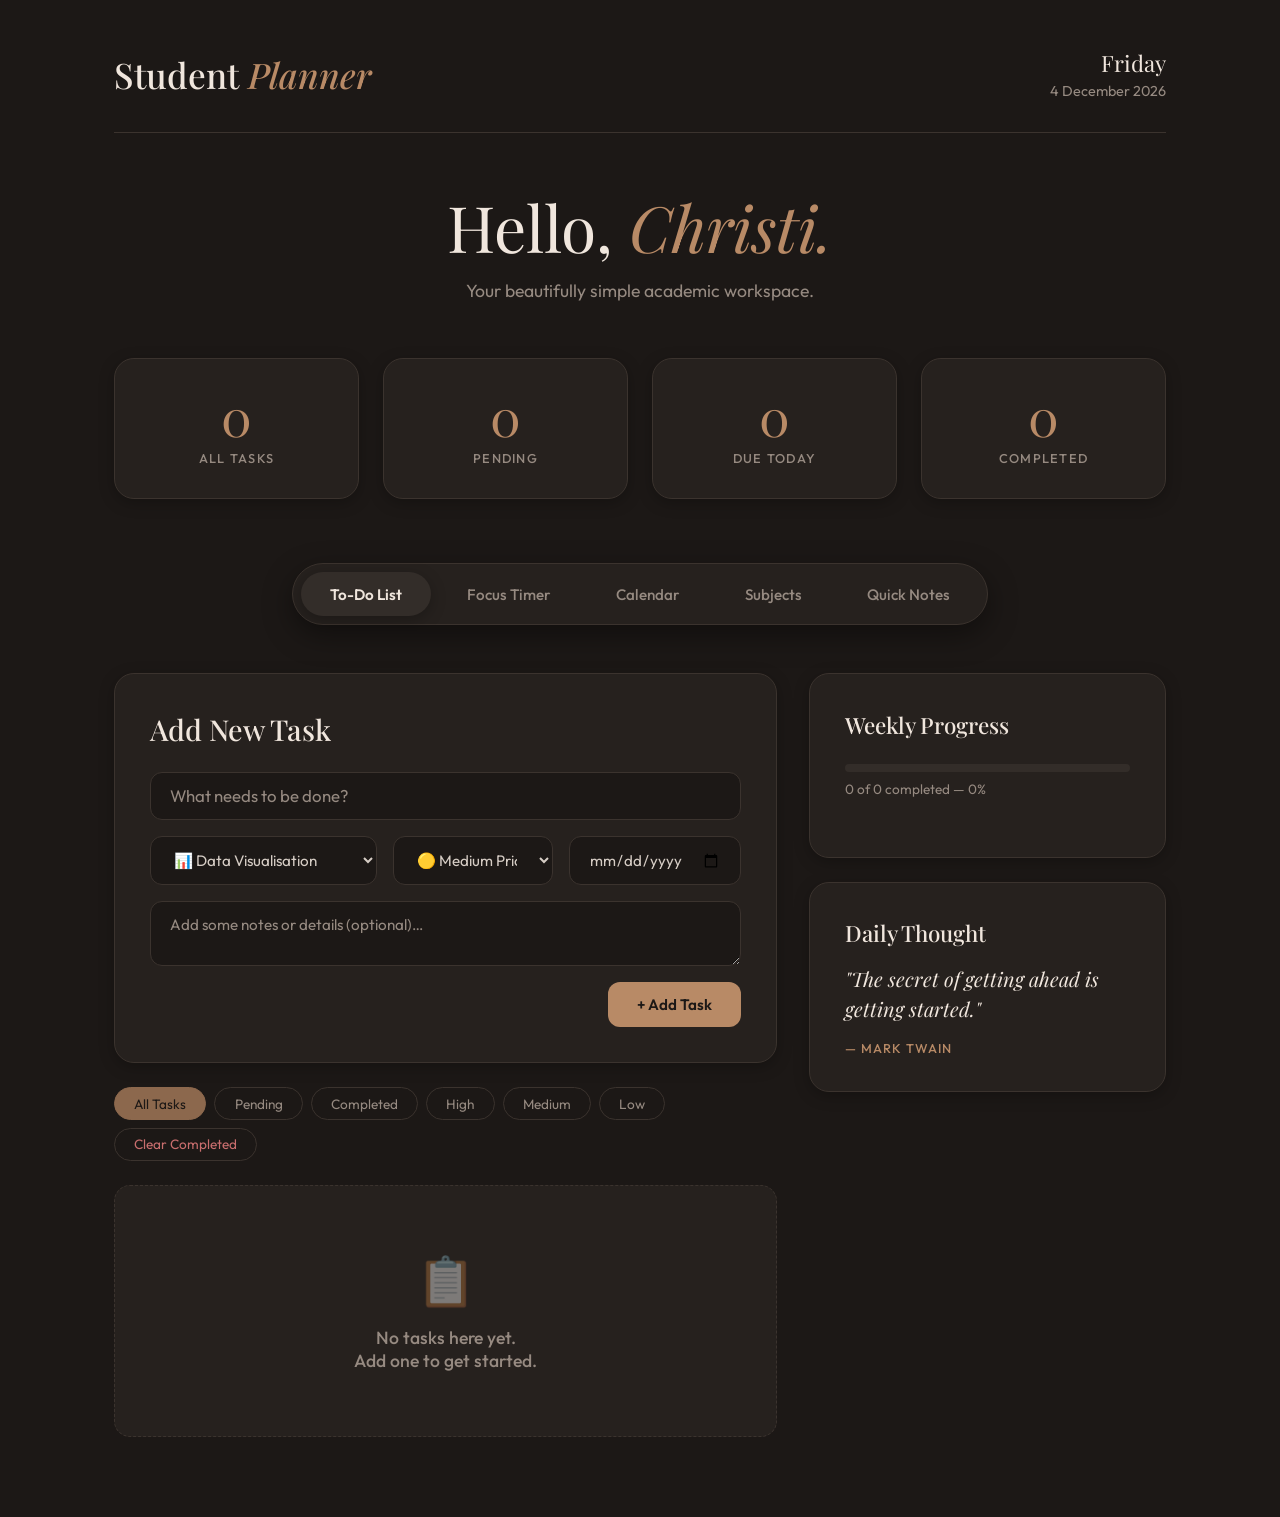
<file: index.html>
<!DOCTYPE html>
<html lang="en">
<head>
<meta charset="UTF-8"/>
<meta name="viewport" content="width=device-width, initial-scale=1.0"/>
<title>Christi's Student Planner</title>
<link href="https://fonts.googleapis.com/css2?family=Outfit:wght@300;400;500;600&family=Playfair+Display:ital,wght@0,400;0,500;0,600;1,400;1,500&display=swap" rel="stylesheet"/>
<style>
/* ══════════════════════════════════════════
   ROOT & RESET
══════════════════════════════════════════ */
:root {
  --bg-base: #1c1816;
  --bg-card: #26211e;
  --bg-element: #332d29;
  
  --accent: #b88a66;
  --accent-hover: #c99c77;
  --accent-muted: #8c684d;
  
  --text-heading: #f0e6dd;
  --text-main: #d6cdc5;
  --text-muted: #968a81;
  
  --border-color: #3b332e;
  
  --shadow-sm: 0 4px 15px rgba(0, 0, 0, 0.25);
  --shadow-md: 0 10px 30px rgba(0, 0, 0, 0.4);
  --radius: 20px;
}

*,*::before,*::after {
  box-sizing: border-box;
  margin: 0;
  padding: 0;
}
html { scroll-behavior: smooth; }
body {
  font-family: 'Outfit', sans-serif;
  color: var(--text-main);
  min-height: 100vh;
  /* Dark mocha study background with overlay */
  background-color: var(--bg-base);
  background-image: 
    linear-gradient(rgba(28, 24, 22, 0.94), rgba(28, 24, 22, 0.94)),
    url('https://images.unsplash.com/photo-1434030216411-0b793f4b4173?auto=format&fit=crop&w=2000&q=80');
  background-size: cover;
  background-position: center;
  background-attachment: fixed;
}

.wrapper {
  max-width: 1100px;
  margin: 0 auto;
  padding: 0 1.5rem 5rem;
}

/* ── HEADER ── */
header {
  display: flex;
  justify-content: space-between;
  align-items: center;
  padding: 3rem 0 2rem;
  border-bottom: 1px solid var(--border-color);
  margin-bottom: 3.5rem;
  animation: fadeInDown 0.6s ease both;
}
.brand {
  font-family: 'Playfair Display', serif;
  font-size: 2.2rem;
  font-weight: 500;
  color: var(--text-heading);
}
.brand em {
  font-style: italic;
  color: var(--accent);
}
.header-right { text-align: right; }
.date-big {
  font-family: 'Playfair Display', serif;
  font-size: 1.4rem;
  color: var(--text-heading);
}
.date-small {
  font-size: 0.9rem;
  color: var(--text-muted);
  margin-top: 4px;
}

/* ── HERO ── */
.hero {
  margin-bottom: 3.5rem;
  text-align: center;
  animation: fadeInUp 0.7s 0.1s ease both;
}
.hero-line {
  font-family: 'Playfair Display', serif;
  font-size: clamp(2.5rem, 5vw, 4rem);
  color: var(--text-heading);
  margin-bottom: 0.8rem;
  line-height: 1.2;
}
.hero-line em {
  font-style: italic;
  color: var(--accent);
}
.hero-sub {
  font-size: 1.1rem;
  color: var(--text-muted);
}

/* ── STATS ── */
.stats-row {
  display: grid;
  grid-template-columns: repeat(4, 1fr);
  gap: 1.5rem;
  margin-bottom: 4rem;
  animation: fadeInUp 0.7s 0.2s ease both;
}
@media(max-width: 768px){ .stats-row { grid-template-columns: repeat(2, 1fr); } }
.stat {
  background: var(--bg-card);
  border: 1px solid var(--border-color);
  border-radius: var(--radius);
  padding: 2rem 1.5rem;
  text-align: center;
  box-shadow: var(--shadow-sm);
  transition: transform 0.3s;
}
.stat:hover {
  transform: translateY(-4px);
  box-shadow: var(--shadow-md);
  border-color: var(--accent-muted);
}
.stat-num {
  font-family: 'Playfair Display', serif;
  font-size: 3.2rem;
  color: var(--accent);
  margin-bottom: 0.5rem;
  line-height: 1;
}
.stat-label {
  font-size: 0.8rem;
  text-transform: uppercase;
  letter-spacing: 0.1em;
  color: var(--text-muted);
  font-weight: 500;
}

/* ── TABS ── */
.tabs-wrap {
  display: flex;
  justify-content: center;
  margin-bottom: 3rem;
  position: sticky;
  top: 1rem;
  z-index: 100;
  animation: fadeInUp 0.7s 0.25s ease both;
}
.tabs {
  display: flex;
  gap: 0.5rem;
  background: var(--bg-card);
  padding: 0.5rem;
  border-radius: 100px;
  box-shadow: var(--shadow-md);
  border: 1px solid var(--border-color);
}
.tab {
  background: transparent;
  border: none;
  font-family: 'Outfit', sans-serif;
  font-size: 0.95rem;
  color: var(--text-muted);
  padding: 0.8rem 1.8rem;
  border-radius: 100px;
  cursor: pointer;
  transition: all 0.3s;
  font-weight: 500;
}
.tab:hover {
  color: var(--text-heading);
  background: rgba(255, 255, 255, 0.03);
}
.tab.active {
  background: var(--bg-element);
  color: var(--text-heading);
  font-weight: 600;
  box-shadow: var(--shadow-sm);
}

/* ── CARDS & PANELS ── */
.card {
  background: var(--bg-card);
  border: 1px solid var(--border-color);
  border-radius: var(--radius);
  padding: 2.2rem;
  box-shadow: var(--shadow-sm);
}
.card-title {
  font-family: 'Playfair Display', serif;
  font-size: 1.8rem;
  color: var(--text-heading);
  margin-bottom: 1.5rem;
  font-weight: 500;
  display: flex;
  align-items: center;
  gap: 0.8rem;
}

.panel { display: none; animation: fadeIn 0.4s ease both; }
.panel.active { display: block; }
@keyframes fadeIn { from { opacity: 0; transform: translateY(10px); } to { opacity: 1; transform: translateY(0); } }
@keyframes fadeInUp { from { opacity: 0; transform: translateY(20px); } to { opacity: 1; transform: translateY(0); } }
@keyframes fadeInDown { from { opacity: 0; transform: translateY(-20px); } to { opacity: 1; transform: translateY(0); } }

/* ── TODO PANEL ── */
.todo-grid {
  display: grid;
  grid-template-columns: 1.3fr 0.7fr;
  gap: 2rem;
}
@media(max-width: 900px){ .todo-grid { grid-template-columns: 1fr; } }

input, select, textarea {
  background: var(--bg-base);
  border: 1px solid var(--border-color);
  border-radius: 12px;
  padding: 0.8rem 1.2rem;
  font-family: 'Outfit', sans-serif;
  font-size: 0.95rem;
  color: var(--text-main);
  outline: none;
  width: 100%;
  transition: all 0.3s;
}
input:focus, select:focus, textarea:focus {
  border-color: var(--accent);
  background: var(--bg-element);
  box-shadow: 0 0 0 3px rgba(184, 138, 102, 0.15);
}
input::placeholder, textarea::placeholder { color: var(--text-muted); }
select option { background: var(--bg-element); color: var(--text-main); }
.form-row { display: flex; gap: 1rem; margin-bottom: 1rem; }
@media(max-width: 500px){ .form-row { flex-direction: column; gap: 0.5rem; } }

.btn-primary {
  background: var(--accent);
  color: var(--bg-base);
  border: none;
  border-radius: 12px;
  padding: 0.8rem 1.8rem;
  font-family: 'Outfit', sans-serif;
  font-size: 0.95rem;
  font-weight: 600;
  cursor: pointer;
  transition: all 0.3s;
  white-space: nowrap;
}
.btn-primary:hover {
  background: var(--accent-hover);
  transform: translateY(-2px);
  box-shadow: 0 4px 12px rgba(184, 138, 102, 0.2);
}

.filter-bar {
  display: flex;
  gap: 0.5rem;
  flex-wrap: wrap;
  margin: 1.5rem 0;
}
.fb {
  background: transparent;
  border: 1px solid var(--border-color);
  border-radius: 100px;
  padding: 0.4rem 1.2rem;
  font-family: 'Outfit', sans-serif;
  font-size: 0.85rem;
  color: var(--text-muted);
  cursor: pointer;
  transition: all 0.2s;
}
.fb:hover { border-color: var(--accent-muted); color: var(--text-heading); }
.fb.active { background: var(--accent-muted); color: var(--bg-base); border-color: var(--accent-muted); }

.btn-clear {
  background: transparent;
  border: 1px solid var(--border-color);
  border-radius: 100px;
  padding: 0.4rem 1.2rem;
  font-family: 'Outfit', sans-serif;
  font-size: 0.85rem;
  color: #c96e6e;
  cursor: pointer;
  transition: all 0.2s;
}
.btn-clear:hover { background: rgba(201, 110, 110, 0.1); border-color: #c96e6e; }

.task-list {
  display: flex;
  flex-direction: column;
  gap: 0.8rem;
  min-height: 200px;
}
.task-item {
  background: var(--bg-card);
  border: 1px solid var(--border-color);
  border-radius: 16px;
  padding: 1.2rem;
  display: flex;
  gap: 1rem;
  align-items: flex-start;
  transition: all 0.3s;
}
.task-item:hover {
  border-color: var(--accent);
  box-shadow: var(--shadow-sm);
  transform: translateX(4px);
  background: var(--bg-element);
}
.task-item.done { opacity: 0.5; background: transparent; }
.task-item.done .t-title { text-decoration: line-through; color: var(--text-muted); }
.check-ring {
  width: 24px;
  height: 24px;
  min-width: 24px;
  border-radius: 50%;
  border: 2px solid var(--accent);
  cursor: pointer;
  background: transparent;
  display: flex;
  align-items: center;
  justify-content: center;
  margin-top: 2px;
  transition: all 0.2s;
}
.check-ring:hover { background: rgba(184, 138, 102, 0.15); }
.check-ring.on { background: var(--accent); }
.check-ring.on::after { content: '✓'; color: var(--bg-base); font-size: 0.8rem; font-weight: bold; }

.t-body { flex: 1; }
.t-title { font-size: 1.05rem; font-weight: 500; margin-bottom: 0.4rem; color: var(--text-heading); }
.t-meta { display: flex; gap: 0.6rem; flex-wrap: wrap; align-items: center; }
.tag {
  font-size: 0.7rem;
  text-transform: uppercase;
  letter-spacing: 0.05em;
  padding: 0.25rem 0.8rem;
  border-radius: 100px;
  font-weight: 600;
}
.tag.subj { background: var(--bg-element); color: var(--accent); border: 1px solid var(--border-color); }
.tag.hi { background: rgba(201, 110, 110, 0.15); color: #c96e6e; border: 1px solid rgba(201, 110, 110, 0.3); }
.tag.med { background: var(--bg-base); color: var(--accent-muted); border: 1px solid var(--border-color); }
.tag.lo { background: rgba(110, 160, 110, 0.15); color: #84a984; border: 1px solid rgba(110, 160, 110, 0.3); }
.t-due { font-size: 0.8rem; color: var(--text-muted); }
.t-due.late { color: #c96e6e; font-weight: 600; }
.t-desc {
  font-size: 0.9rem;
  color: var(--text-muted);
  margin-top: 0.6rem;
  background: var(--bg-base);
  padding: 0.8rem 1rem;
  border-radius: 8px;
  border: 1px solid var(--border-color);
}
.t-del {
  background: none;
  border: none;
  color: var(--border-color);
  font-size: 1.2rem;
  cursor: pointer;
  padding: 0.2rem;
  transition: all 0.2s;
}
.task-item:hover .t-del { color: var(--text-muted); }
.t-del:hover { color: #c96e6e !important; }

.prog-wrap {
  background: var(--bg-element);
  border-radius: 100px;
  height: 8px;
  overflow: hidden;
  margin: 1rem 0 0.5rem;
}
.prog-fill {
  height: 100%;
  background: var(--accent);
  border-radius: 100px;
  transition: width 0.8s;
}
.prog-label { font-size: 0.85rem; color: var(--text-muted); }

.subj-row { display: flex; align-items: center; gap: 0.8rem; margin-top: 0.8rem; }
.subj-name { font-size: 0.9rem; flex: 0 0 100px; color: var(--text-muted); }
.subj-track { flex: 1; background: var(--bg-element); height: 6px; border-radius: 100px; }
.subj-fill { height: 100%; border-radius: 100px; transition: width 0.8s; }
.subj-ct { font-size: 0.8rem; color: var(--text-muted); min-width: 32px; text-align: right; }

.empty {
  text-align: center;
  padding: 4rem 1rem;
  color: var(--text-muted);
  background: var(--bg-card);
  border-radius: 16px;
  border: 1px dashed var(--border-color);
}
.empty .big-emoji { font-size: 3rem; margin-bottom: 1rem; opacity: 0.4; }

/* ── TIMER PANEL ── */
.timer-layout { display: grid; grid-template-columns: 1fr 1fr; gap: 2rem; }
@media(max-width: 850px){ .timer-layout { grid-template-columns: 1fr; } }
.timer-face { text-align: center; padding: 4rem 2rem; }
.timer-ring { width: 260px; height: 260px; position: relative; margin: 0 auto 2.5rem; }
.timer-ring svg { transform: rotate(-90deg); }
.ring-bg { fill: none; stroke: var(--bg-element); stroke-width: 6; }
.ring-fill { fill: none; stroke: var(--accent); stroke-width: 6; stroke-linecap: round; transition: stroke-dashoffset 1s linear; }
.timer-inner { position: absolute; inset: 0; display: flex; flex-direction: column; align-items: center; justify-content: center; }
.timer-num { font-family: 'Playfair Display', serif; font-size: 4.5rem; color: var(--text-heading); line-height: 1; }
.timer-mode { font-size: 0.85rem; letter-spacing: 0.15em; text-transform: uppercase; color: var(--text-muted); margin-top: 8px; }

.timer-btns { display: flex; gap: 1rem; justify-content: center; }
.t-btn {
  background: var(--bg-element); color: var(--text-heading); border: 1px solid var(--border-color); border-radius: 100px;
  padding: 0.8rem 2rem; font-family: 'Outfit', sans-serif; font-size: 0.95rem;
  cursor: pointer; transition: all 0.3s;
}
.t-btn:hover { background: var(--accent); color: var(--bg-base); border-color: var(--accent); transform: translateY(-2px); }
.t-btn.outline { background: transparent; border: 1px solid var(--border-color); color: var(--text-muted); }
.t-btn.outline:hover { background: var(--bg-element); border-color: var(--text-muted); color: var(--text-heading); }

.sessions-dots { display: flex; gap: 8px; justify-content: center; margin-top: 2rem; }
.s-dot { width: 10px; height: 10px; border-radius: 50%; background: var(--bg-element); transition: background 0.3s; }
.s-dot.on { background: var(--accent); }

.setting-row { margin-bottom: 1.5rem; }
.setting-row label { font-size: 0.85rem; text-transform: uppercase; letter-spacing: 0.08em; color: var(--text-muted); display: block; margin-bottom: 0.5rem; }
.setting-val { font-family: 'Playfair Display', serif; font-size: 2.2rem; color: var(--text-heading); margin-bottom: 0.5rem; }
input[type=range] { appearance: none; width: 100%; height: 6px; background: var(--bg-element); border-radius: 100px; outline: none; border: none; padding: 0; }
input[type=range]::-webkit-slider-thumb { appearance: none; width: 18px; height: 18px; border-radius: 50%; background: var(--accent); cursor: pointer; transition: transform 0.2s; }
input[type=range]::-webkit-slider-thumb:hover { transform: scale(1.2); }

.tips-list { list-style: none; display: flex; flex-direction: column; gap: 0.8rem; }
.tips-list li { font-size: 0.95rem; color: var(--text-main); padding: 1.2rem; background: var(--bg-base); border-radius: 12px; border-left: 4px solid var(--accent); line-height: 1.5; }

/* ── CALENDAR PANEL ── */
.cal-layout { display: grid; grid-template-columns: 1.5fr 1fr; gap: 2rem; }
@media(max-width: 900px){ .cal-layout { grid-template-columns: 1fr; } }
.cal-nav-row { display: flex; justify-content: space-between; align-items: center; margin-bottom: 2rem; }
.cal-nav-btn { background: var(--bg-element); border: 1px solid var(--border-color); border-radius: 8px; width: 40px; height: 40px; font-size: 1.2rem; color: var(--text-main); cursor: pointer; transition: all 0.2s; }
.cal-nav-btn:hover { background: var(--accent); color: var(--bg-base); border-color: var(--accent); }
.cal-month { font-family: 'Playfair Display', serif; font-size: 2rem; color: var(--text-heading); }

.cal-grid { display: grid; grid-template-columns: repeat(7, 1fr); gap: 8px; }
.cal-dname { text-align: center; font-size: 0.8rem; text-transform: uppercase; letter-spacing: 0.08em; color: var(--text-muted); padding: 0.5rem 0; font-weight: 500;}
.cal-cell { aspect-ratio: 1; display: flex; align-items: center; justify-content: center; border-radius: 12px; font-size: 1rem; color: var(--text-main); cursor: pointer; transition: all 0.2s; position: relative; background: var(--bg-base); border: 1px solid transparent; }
.cal-cell:hover { border-color: var(--accent-muted); background: var(--bg-element); }
.cal-cell.today { background: var(--accent); color: var(--bg-base); font-weight: bold; }
.cal-cell.other { color: var(--border-color); }
.cal-cell.has-task::after { content: ''; position: absolute; bottom: 8px; width: 5px; height: 5px; border-radius: 50%; background: var(--accent); }
.cal-cell.today.has-task::after { background: var(--bg-base); }
.cal-cell.selected { border-color: var(--accent); background: var(--bg-element); }

.day-events { display: flex; flex-direction: column; gap: 0.8rem; }
.day-ev { background: var(--bg-base); border-radius: 12px; padding: 1.2rem; border-left: 4px solid var(--accent-muted); border: 1px solid var(--border-color); border-left-width: 4px; }
.day-ev-title { font-weight: 500; color: var(--text-heading); margin-bottom: 0.3rem; font-size: 1.05rem;}
.day-ev-sub { font-size: 0.85rem; color: var(--text-muted); }

/* ── SUBJECTS PANEL ── */
.subjects-grid { display: grid; grid-template-columns: repeat(auto-fill, minmax(220px, 1fr)); gap: 1.5rem; }
.add-subj-form { display: flex; gap: 0.8rem; margin-bottom: 2rem; background: var(--bg-base); padding: 1.5rem; border-radius: 16px; border: 1px solid var(--border-color); }
.subject-card { text-align: center; }
.subj-icon { font-size: 2.8rem; margin-bottom: 1rem; }
.subj-card-name { font-family: 'Playfair Display', serif; font-size: 1.5rem; color: var(--text-heading); margin-bottom: 0.4rem; }
.subj-card-count { font-size: 0.85rem; color: var(--text-muted); }

/* ── NOTES PANEL ── */
.notes-container {
  display: flex;
  flex-direction: column;
  height: 60vh;
  min-height: 400px;
}
#quick-notes {
  flex: 1;
  resize: none;
  font-size: 1.1rem;
  padding: 1.5rem;
  background: var(--bg-base);
  border-radius: 12px;
  border: 1px solid var(--border-color);
  line-height: 1.6;
}

/* SIDEBAR INSPIRATION */
#mini-quote { font-family: 'Playfair Display', serif; font-size: 1.25rem; font-style: italic; color: var(--text-heading); line-height: 1.5; transition: opacity 0.5s ease; }
#mini-author { font-size: 0.8rem; color: var(--accent); margin-top: 1rem; text-transform: uppercase; letter-spacing: 0.08em; font-weight: 500; transition: opacity 0.5s ease; }

/* ── TOAST ── */
.toast {
  position: fixed; bottom: 2rem; right: 2rem; background: var(--bg-element); color: var(--text-heading);
  padding: 1rem 2rem; border-radius: 100px; font-size: 0.95rem; transform: translateY(100px); border: 1px solid var(--border-color);
  opacity: 0; transition: all 0.4s cubic-bezier(0.4, 0, 0.2, 1); box-shadow: var(--shadow-md); z-index: 999;
}
.toast.show { transform: translateY(0); opacity: 1; }

/* SCROLLBAR */
::-webkit-scrollbar { width: 8px; }
::-webkit-scrollbar-track { background: var(--bg-base); }
::-webkit-scrollbar-thumb { background: var(--border-color); border-radius: 4px; }
::-webkit-scrollbar-thumb:hover { background: var(--accent-muted); }
</style>
</head>
<body>

<div class="wrapper">

  <!-- ── HEADER ── -->
  <header>
    <div class="brand">Student <em>Planner</em></div>
    <div class="header-right">
      <div class="date-big" id="hd-day"></div>
      <div class="date-small" id="hd-date"></div>
    </div>
  </header>

  <!-- ── HERO ── -->
  <div class="hero">
    <div class="hero-line">Hello, <em>Christi.</em></div>
    <div class="hero-sub">Your beautifully simple academic workspace.</div>
  </div>

  <!-- ── STATS ── -->
  <div class="stats-row">
    <div class="stat s1"><div class="stat-num" id="st-total">0</div><div class="stat-label">All Tasks</div></div>
    <div class="stat s2"><div class="stat-num" id="st-pending">0</div><div class="stat-label">Pending</div></div>
    <div class="stat s3"><div class="stat-num" id="st-today">0</div><div class="stat-label">Due Today</div></div>
    <div class="stat s4"><div class="stat-num" id="st-done">0</div><div class="stat-label">Completed</div></div>
  </div>

  <!-- ── TABS ── -->
  <div class="tabs-wrap">
    <div class="tabs">
      <button class="tab active" onclick="switchTab('todo',this)">To-Do List</button>
      <button class="tab" onclick="switchTab('timer',this)">Focus Timer</button>
      <button class="tab" onclick="switchTab('calendar',this)">Calendar</button>
      <button class="tab" onclick="switchTab('subjects',this)">Subjects</button>
      <button class="tab" onclick="switchTab('notes',this)">Quick Notes</button>
    </div>
  </div>

  <!-- ══════════════ TODO PANEL ══════════════ -->
  <div class="panel active" id="panel-todo">
    <div class="todo-grid">
      <!-- Add + filters + list -->
      <div>
        <div class="card add-form" style="margin-bottom:1.5rem">
          <div class="card-title">Add New Task</div>
          <div class="form-row">
            <input id="t-title" type="text" placeholder="What needs to be done?" style="font-size:1.05rem;"/>
          </div>
          <div class="form-row">
            <select id="t-subj" style="flex:1"></select>
            <select id="t-pri" style="flex:0 0 160px">
              <option value="hi">🔴 High Priority</option>
              <option value="med" selected>🟡 Medium Priority</option>
              <option value="lo">🟢 Low Priority</option>
            </select>
            <input id="t-due" type="date" style="flex:0 0 140px" title="Due Date"/>
          </div>
          <div class="form-row">
            <textarea id="t-desc" placeholder="Add some notes or details (optional)…" rows="2"></textarea>
          </div>
          <div class="form-row" style="justify-content: flex-end; margin-bottom:0;">
            <button class="btn-primary" onclick="addTask()">+ Add Task</button>
          </div>
        </div>

        <div class="filter-bar" style="display:flex; justify-content:space-between; align-items:center;">
          <div style="display:flex; gap:0.5rem; flex-wrap:wrap;">
            <button class="fb active" onclick="setFilter('all',this)">All Tasks</button>
            <button class="fb" onclick="setFilter('pending',this)">Pending</button>
            <button class="fb" onclick="setFilter('done',this)">Completed</button>
            <button class="fb" onclick="setFilter('hi',this)">High</button>
            <button class="fb" onclick="setFilter('med',this)">Medium</button>
            <button class="fb" onclick="setFilter('lo',this)">Low</button>
          </div>
          <button class="btn-clear" onclick="clearCompleted()">Clear Completed</button>
        </div>

        <div class="task-list" id="task-list"></div>
      </div>

      <!-- Progress sidebar -->
      <div style="display:flex;flex-direction:column;gap:1.5rem">
        <div class="card">
          <div class="card-title" style="font-size: 1.4rem;">Weekly Progress</div>
          <div class="prog-wrap"><div class="prog-fill" id="prog-fill" style="width:0%"></div></div>
          <div class="prog-label" id="prog-label">0 of 0 completed</div>
          <div id="subj-bars" style="margin-top:1.5rem"></div>
        </div>

        <div class="card" style="position:sticky; top: 6rem;">
          <div class="card-title" style="font-size: 1.4rem; margin-bottom:1rem;">Daily Thought</div>
          <div id="mini-quote"></div>
          <div id="mini-author"></div>
        </div>
      </div>
    </div>
  </div>

  <!-- ══════════════ TIMER PANEL ══════════════ -->
  <div class="panel" id="panel-timer">
    <div class="timer-layout">
      <div class="card timer-face">
        <div class="card-title" style="justify-content:center; margin-bottom:2.5rem; font-size:1.8rem;">Pomodoro Timer</div>
        <div class="timer-ring">
          <svg width="260" height="260" viewBox="0 0 260 260">
            <circle class="ring-bg" cx="130" cy="130" r="110"/>
            <circle class="ring-fill" id="ring-fill" cx="130" cy="130" r="110"/>
          </svg>
          <div class="timer-inner">
            <div class="timer-num" id="pomo-num">25:00</div>
            <div class="timer-mode" id="pomo-mode-txt">Focus</div>
          </div>
        </div>
        <div class="timer-btns">
          <button class="t-btn" id="pomo-btn" onclick="togglePomo()">Start Session</button>
          <button class="t-btn outline" onclick="resetPomo()">Reset</button>
          <button class="t-btn outline" onclick="skipPomo()">Skip</button>
        </div>
        <div class="sessions-dots" id="session-dots">
          <div class="s-dot" id="sd0"></div>
          <div class="s-dot" id="sd1"></div>
          <div class="s-dot" id="sd2"></div>
          <div class="s-dot" id="sd3"></div>
        </div>
      </div>

      <div style="display:flex;flex-direction:column;gap:1.5rem">
        <div class="card">
          <div class="card-title" style="font-size:1.4rem;">Settings</div>
          <div class="setting-row">
            <label>Focus Duration</label>
            <div class="setting-val" id="work-val">25 min</div>
            <input type="range" id="work-range" min="5" max="60" value="25" oninput="updateRange('work',this.value)"/>
          </div>
          <div class="setting-row" style="margin-top:2rem">
            <label>Break Duration</label>
            <div class="setting-val" id="break-val">5 min</div>
            <input type="range" id="break-range" min="1" max="30" value="5" oninput="updateRange('break',this.value)"/>
          </div>
          <button class="btn-primary" style="margin-top:1.5rem;width:100%" onclick="applyTimerSettings()">Apply Settings</button>
        </div>
        <div class="card">
          <div class="card-title" style="font-size:1.4rem; margin-bottom:1rem">Focus Tips</div>
          <ul class="tips-list">
            <li>Keep water nearby — hydration boosts concentration.</li>
            <li>Write down distracting thoughts to revisit after the session.</li>
            <li>Take your breaks entirely away from the screen.</li>
          </ul>
        </div>
      </div>
    </div>
  </div>

  <!-- ══════════════ CALENDAR PANEL ══════════════ -->
  <div class="panel" id="panel-calendar">
    <div class="cal-layout">
      <div class="card">
        <div class="cal-nav-row">
          <button class="cal-nav-btn" onclick="calShift(-1)">‹</button>
          <span class="cal-month" id="cal-label"></span>
          <button class="cal-nav-btn" onclick="calShift(1)">›</button>
        </div>
        <div class="cal-grid" id="cal-grid"></div>
      </div>
      <div style="display:flex;flex-direction:column;gap:1.5rem">
        <div class="card" style="flex:1">
          <div class="card-title" id="day-label" style="font-size:1.4rem; margin-bottom:1.5rem">Today</div>
          <div class="day-events" id="day-events">
            <div style="font-size:0.95rem;color:var(--text-muted)">No tasks scheduled.</div>
          </div>
        </div>
      </div>
    </div>
  </div>

  <!-- ══════════════ SUBJECTS PANEL ══════════════ -->
  <div class="panel" id="panel-subjects">
    <div class="card" style="margin-bottom:1.5rem">
      <div class="card-title">Manage Subjects</div>
      <div class="add-subj-form">
        <input id="new-subj" type="text" placeholder="Add a new subject (e.g. Biology)"/>
        <input id="new-subj-emoji" type="text" placeholder="Emoji icon 📗" style="flex:0 0 160px"/>
        <button class="btn-primary" onclick="addSubject()">Add Subject</button>
      </div>
      <div class="subjects-grid" id="subjects-grid"></div>
    </div>
  </div>

  <!-- ══════════════ NOTES PANEL ══════════════ -->
  <div class="panel" id="panel-notes">
    <div class="card notes-container">
      <div class="card-title">Quick Notes & Ideas</div>
      <textarea id="quick-notes" placeholder="Jot down your project ideas, code snippets, or anything you need to remember in real life..." oninput="saveNotes()"></textarea>
    </div>
  </div>

</div><!-- /wrapper -->

<div class="toast" id="toast"></div>

<script>
/* ══════════════════════════════════════════
   DATA
══════════════════════════════════════════ */
let tasks = JSON.parse(localStorage.getItem('sp_tasks_v2') || '[]');
let subjects = JSON.parse(localStorage.getItem('sp_subjects_v2') || JSON.stringify([
  {name:'Data Visualisation',emoji:'📊'},
  {name:'Python',emoji:'🐍'},
  {name:'Building Projects',emoji:'🏗️'},
  {name:'Machine Learning',emoji:'🤖'},
  {name:'Web Development',emoji:'🌐'},
]));

const QUOTE_DATA = [
  {text:"The secret of getting ahead is getting started.",author:"Mark Twain"},
  {text:"It always seems impossible until it's done.",author:"Nelson Mandela"},
  {text:"Study hard what interests you the most in the most undisciplined, irreverent and original manner possible.",author:"Richard Feynman"},
  {text:"An investment in knowledge pays the best interest.",author:"Benjamin Franklin"},
  {text:"The more that you read, the more things you will know.",author:"Dr. Seuss"},
  {text:"Believe you can and you're halfway there.",author:"Theodore Roosevelt"},
  {text:"You don't have to be great to start, but you have to start to be great.",author:"Zig Ziglar"},
  {text:"Education is not preparation for life; education is life itself.",author:"John Dewey"},
  {text:"The beautiful thing about learning is that no one can take it away from you.",author:"B.B. King"},
  {text:"Success is the sum of small efforts repeated day in and day out.",author:"Robert Collier"},
  {text:"Don't watch the clock; do what it does. Keep going.",author:"Sam Levenson"},
  {text:"Dreams don't work unless you do.",author:"John C. Maxwell"},
];

const SUBJ_COLORS=['#B88A66','#916B4E','#5F534B','#7D6553','#61564E'];

/* ══════════════════════════════════════════
   DATE HEADER
══════════════════════════════════════════ */
const NOW=new Date();
const DAYS=['Sunday','Monday','Tuesday','Wednesday','Thursday','Friday','Saturday'];
const MONTHS=['January','February','March','April','May','June','July','August','September','October','November','December'];
document.getElementById('hd-day').textContent=DAYS[NOW.getDay()];
document.getElementById('hd-date').textContent=`${NOW.getDate()} ${MONTHS[NOW.getMonth()]} ${NOW.getFullYear()}`;

/* ══════════════════════════════════════════
   TABS
══════════════════════════════════════════ */
function switchTab(id,btn){
  document.querySelectorAll('.panel').forEach(p=>p.classList.remove('active'));
  document.querySelectorAll('.tab').forEach(t=>t.classList.remove('active'));
  document.getElementById('panel-'+id).classList.add('active');
  btn.classList.add('active');
}

/* ══════════════════════════════════════════
   HELPERS
══════════════════════════════════════════ */
function save(){
  localStorage.setItem('sp_tasks_v2',JSON.stringify(tasks));
  localStorage.setItem('sp_subjects_v2',JSON.stringify(subjects));
}
function esc(s){return s.replace(/&/g,'&amp;').replace(/</g,'&lt;').replace(/>/g,'&gt;').replace(/"/g,'&quot;')}
function fmtDate(d){
  if(!d)return'';const[y,m,day]=d.split('-');
  return `${MONTHS[parseInt(m)-1].slice(0,3)} ${parseInt(day)}`;
}
function todayStr(){return NOW.toISOString().split('T')[0]}
function showToast(msg){
  const t=document.getElementById('toast');
  t.textContent=msg;t.classList.add('show');
  setTimeout(()=>t.classList.remove('show'),3000);
}

/* ══════════════════════════════════════════
   TASKS
══════════════════════════════════════════ */
let curFilter='all';

function renderSubjectSelect() {
  const sel = document.getElementById('t-subj');
  sel.innerHTML = subjects.map(s => `<option value="${s.name}">${s.emoji} ${s.name}</option>`).join('') + `<option value="General">🏷️ General</option>`;
}

function addTask(){
  const title=document.getElementById('t-title').value.trim();
  if(!title){showToast('Please enter a task title!');return}
  tasks.unshift({
    id:Date.now(),title,
    subj:document.getElementById('t-subj').value.trim()||'General',
    pri:document.getElementById('t-pri').value,
    due:document.getElementById('t-due').value,
    desc:document.getElementById('t-desc').value.trim(),
    done:false
  });
  ['t-title','t-desc','t-due'].forEach(id=>document.getElementById(id).value='');
  document.getElementById('t-pri').value='med';
  save();render();showToast('Task added successfully.');
}
function toggleTask(id){
  const t=tasks.find(t=>t.id===id);
  if(t){t.done=!t.done;save();render();}
}
function deleteTask(id){
  tasks=tasks.filter(t=>t.id!==id);save();render();showToast('Task removed.');
}
function setFilter(f,btn){
  curFilter=f;
  document.querySelectorAll('.fb').forEach(b=>b.classList.remove('active'));
  btn.classList.add('active');
  render();
}
function clearCompleted(){
  if(confirm('Are you sure you want to clear all completed tasks?')){
    tasks = tasks.filter(t => !t.done);
    save();
    render();
    showToast('Completed tasks cleared.');
  }
}
function filtered(){
  return tasks.filter(t=>{
    if(curFilter==='all')return true;
    if(curFilter==='pending')return!t.done;
    if(curFilter==='done')return t.done;
    return t.pri===curFilter;
  });
}

function render(){
  // stats
  const td=todayStr();
  document.getElementById('st-total').textContent=tasks.length;
  document.getElementById('st-pending').textContent=tasks.filter(t=>!t.done).length;
  document.getElementById('st-today').textContent=tasks.filter(t=>t.due===td&&!t.done).length;
  document.getElementById('st-done').textContent=tasks.filter(t=>t.done).length;

  // task list
  const list=document.getElementById('task-list');
  const ft=filtered();
  if(!ft.length){
    list.innerHTML=`<div class="empty"><div class="big-emoji">📋</div><p style="font-size:1.1rem;font-weight:500;">No tasks here yet.<br>Add one to get started.</p></div>`;
  } else {
    list.innerHTML=ft.map(t=>{
      const overdue=t.due&&t.due<td&&!t.done;
      return `<div class="task-item ${t.done?'done':''}">
        <button class="check-ring ${t.done?'on':''}" onclick="toggleTask(${t.id})" aria-label="Toggle task"></button>
        <div class="t-body">
          <div class="t-title">${esc(t.title)}</div>
          <div class="t-meta">
            <span class="tag subj">${esc(t.subj)}</span>
            <span class="tag ${t.pri}">${t.pri==='hi'?'High':t.pri==='med'?'Medium':'Low'}</span>
            ${t.due?`<span class="t-due ${overdue?'late':''}">📅 ${fmtDate(t.due)}${overdue?' · Overdue':''}</span>`:''}
          </div>
          ${t.desc?`<div class="t-desc">${esc(t.desc)}</div>`:''}
        </div>
        <button class="t-del" onclick="deleteTask(${t.id})" title="Delete Task">✕</button>
      </div>`;
    }).join('');
  }

  // progress
  const total=tasks.length,done=tasks.filter(t=>t.done).length;
  const pct=total?Math.round(done/total*100):0;
  document.getElementById('prog-fill').style.width=pct+'%';
  document.getElementById('prog-label').textContent=`${done} of ${total} completed — ${pct}%`;

  // subject bars
  const subjMap={};
  tasks.forEach(t=>{
    if(!subjMap[t.subj])subjMap[t.subj]={total:0,done:0};
    subjMap[t.subj].total++;
    if(t.done)subjMap[t.subj].done++;
  });
  const bars=document.getElementById('subj-bars');
  bars.innerHTML=Object.entries(subjMap).slice(0,5).map(([s,d],i)=>`
    <div class="subj-row">
      <span class="subj-name">${esc(s)}</span>
      <div class="subj-track"><div class="subj-fill" style="width:${d.total?Math.round(d.done/d.total*100):0}%;background:${SUBJ_COLORS[i%SUBJ_COLORS.length]}"></div></div>
      <span class="subj-ct">${d.done}/${d.total}</span>
    </div>`).join('');

  renderSubjects();
  renderCalendar();
}

/* ══════════════════════════════════════════
   POMODORO
══════════════════════════════════════════ */
let pomoRunning=false,pomoInterval=null;
let workMins=25,breakMins=5;
let pomoSecs=workMins*60,pomoBreak=false,pomoSessions=0;
const CIRC=2*Math.PI*110; // ~691

function pomoPct(){return pomoSecs/(((pomoBreak?breakMins:workMins)*60))*100}
function updateRing(){
  const offset=CIRC*(1-pomoPct()/100);
  document.getElementById('ring-fill').style.strokeDashoffset=offset;
  document.getElementById('ring-fill').style.strokeDasharray=CIRC;
}
function updatePomoDisplay(){
  const m=Math.floor(pomoSecs/60),s=pomoSecs%60;
  document.getElementById('pomo-num').textContent=`${String(m).padStart(2,'0')}:${String(s).padStart(2,'0')}`;
  document.getElementById('pomo-mode-txt').textContent=pomoBreak?'Break Time':'Focus Time';
  updateRing();
  for(let i=0;i<4;i++)document.getElementById('sd'+i).className='s-dot'+(i<pomoSessions%4?' on':'');
}
function togglePomo(){
  if(pomoRunning){
    clearInterval(pomoInterval);pomoRunning=false;
    document.getElementById('pomo-btn').textContent='Resume Session';
  } else {
    pomoRunning=true;
    document.getElementById('pomo-btn').textContent='Pause Session';
    pomoInterval=setInterval(()=>{
      if(pomoSecs<=0){
        clearInterval(pomoInterval);pomoRunning=false;
        document.getElementById('pomo-btn').textContent='Start Session';
        if(!pomoBreak){pomoSessions++;showToast('Focus session complete! Take a rest.');}
        else{showToast('Break over! Back to work.');}
        pomoBreak=!pomoBreak;
        pomoSecs=(pomoBreak?breakMins:workMins)*60;
        updatePomoDisplay();
      } else {pomoSecs--;updatePomoDisplay();}
    },1000);
  }
}
function resetPomo(){
  clearInterval(pomoInterval);pomoRunning=false;pomoBreak=false;
  pomoSecs=workMins*60;pomoSessions=0;
  document.getElementById('pomo-btn').textContent='Start Session';
  updatePomoDisplay();
}
function skipPomo(){
  clearInterval(pomoInterval);pomoRunning=false;
  if(!pomoBreak)pomoSessions++;
  pomoBreak=!pomoBreak;
  pomoSecs=(pomoBreak?breakMins:workMins)*60;
  document.getElementById('pomo-btn').textContent='Start Session';
  updatePomoDisplay();
}
function updateRange(type,val){
  if(type==='work'){workMins=+val;document.getElementById('work-val').textContent=val+' min';}
  else{breakMins=+val;document.getElementById('break-val').textContent=val+' min';}
}
function applyTimerSettings(){
  clearInterval(pomoInterval);pomoRunning=false;pomoBreak=false;
  pomoSecs=workMins*60;
  document.getElementById('pomo-btn').textContent='Start Session';
  updatePomoDisplay();showToast('Timer settings applied.');
}
updatePomoDisplay();

/* ══════════════════════════════════════════
   CALENDAR
══════════════════════════════════════════ */
let calY=NOW.getFullYear(),calM=NOW.getMonth(),selDate=todayStr();
function calShift(d){calM+=d;if(calM>11){calM=0;calY++;}if(calM<0){calM=11;calY--;}renderCalendar();}
function renderCalendar(){
  document.getElementById('cal-label').textContent=`${MONTHS[calM]} ${calY}`;
  const grid=document.getElementById('cal-grid');
  const dn=['Su','Mo','Tu','We','Th','Fr','Sa'];
  let html=dn.map(d=>`<div class="cal-dname">${d}</div>`).join('');
  const first=new Date(calY,calM,1).getDay();
  const dim=new Date(calY,calM+1,0).getDate();
  const dip=new Date(calY,calM,0).getDate();
  const taskDates=new Set(tasks.filter(t=>t.due).map(t=>t.due));
  for(let i=0;i<first;i++)html+=`<div class="cal-cell other">${dip-first+i+1}</div>`;
  for(let d=1;d<=dim;d++){
    const ds=`${calY}-${String(calM+1).padStart(2,'0')}-${String(d).padStart(2,'0')}`;
    const isToday=calY===NOW.getFullYear()&&calM===NOW.getMonth()&&d===NOW.getDate();
    html+=`<div class="cal-cell ${isToday?'today':''} ${taskDates.has(ds)?'has-task':''} ${selDate===ds&&!isToday?'selected':''}"
      onclick="selectDay('${ds}')">${d}</div>`;
  }
  grid.innerHTML=html;
  renderDayEvents();
}
function selectDay(ds){selDate=ds;renderCalendar();}
function renderDayEvents(){
  const ev=document.getElementById('day-events');
  const dayTasks=tasks.filter(t=>t.due===selDate);
  const [y,m,d]=selDate.split('-');
  document.getElementById('day-label').textContent=
    selDate===todayStr()?'Today — '+MONTHS[parseInt(m)-1]+' '+parseInt(d):
    MONTHS[parseInt(m)-1]+' '+parseInt(d)+', '+y;
  if(!dayTasks.length){ev.innerHTML='<div style="font-size:0.95rem;color:var(--text-muted)">No tasks scheduled.</div>';return;}
  ev.innerHTML=dayTasks.map(t=>`
    <div class="day-ev">
      <div class="day-ev-title">${esc(t.title)}</div>
      <div class="day-ev-sub">${esc(t.subj)} · ${t.pri==='hi'?'High':t.pri==='med'?'Medium':'Low'} priority${t.done?' · ✓ Done':''}</div>
    </div>`).join('');
}

/* ══════════════════════════════════════════
   SUBJECTS
══════════════════════════════════════════ */
function addSubject(){
  const name=document.getElementById('new-subj').value.trim();
  const emoji=document.getElementById('new-subj-emoji').value.trim()||'📚';
  if(!name){showToast('Enter a subject name!');return}
  if(subjects.find(s=>s.name.toLowerCase()===name.toLowerCase())){showToast('Subject already exists!');return}
  subjects.push({name,emoji});
  document.getElementById('new-subj').value='';
  document.getElementById('new-subj-emoji').value='';
  save();renderSubjectSelect();renderSubjects();showToast('Subject added.');
}
function renderSubjects(){
  const grid=document.getElementById('subjects-grid');
  grid.innerHTML=subjects.map((s,i)=>{
    const total=tasks.filter(t=>t.subj.toLowerCase()===s.name.toLowerCase()).length;
    const done=tasks.filter(t=>t.subj.toLowerCase()===s.name.toLowerCase()&&t.done).length;
    const pct=total?Math.round(done/total*100):0;
    return `<div class="card subject-card">
      <div class="subj-icon">${s.emoji}</div>
      <div class="subj-card-name">${esc(s.name)}</div>
      <div class="subj-card-count">${done}/${total} tasks done</div>
      <div class="subj-mini-bar"><div class="subj-mini-fill" style="width:${pct}%;background:${SUBJ_COLORS[i%SUBJ_COLORS.length]}"></div></div>
    </div>`;
  }).join('');
}

/* ══════════════════════════════════════════
   NOTES & QUOTES
══════════════════════════════════════════ */
let currentQ=Math.floor(Math.random()*QUOTE_DATA.length);

const notesArea = document.getElementById('quick-notes');
notesArea.value = localStorage.getItem('sp_notes_v2') || '';
function saveNotes() {
  localStorage.setItem('sp_notes_v2', notesArea.value);
}

function setQuote(i){
  const q=QUOTE_DATA[i];
  const mQuote = document.getElementById('mini-quote');
  const mAuth = document.getElementById('mini-author');
  
  if(mQuote) mQuote.style.opacity = '0';
  if(mAuth) mAuth.style.opacity = '0';

  setTimeout(() => {
    if(mQuote) { mQuote.textContent=`"${q.text}"`; mQuote.style.opacity = '1'; }
    if(mAuth) { mAuth.textContent=`— ${q.author}`; mAuth.style.opacity = '1'; }
  }, 500);
}

function refreshQuote(){
  let next;do{next=Math.floor(Math.random()*QUOTE_DATA.length);}while(next===currentQ);
  currentQ=next;setQuote(currentQ);
}

setInterval(refreshQuote, 15000);

/* ══════════════════════════════════════════
   ENTER KEY
══════════════════════════════════════════ */
document.getElementById('t-title').addEventListener('keydown',e=>{if(e.key==='Enter')addTask()});
document.getElementById('new-subj').addEventListener('keydown',e=>{if(e.key==='Enter')addSubject()});

/* ══════════════════════════════════════════
   INIT
══════════════════════════════════════════ */
renderSubjectSelect();
setQuote(currentQ);
render();
</script>
</body>
</html>
</file>
